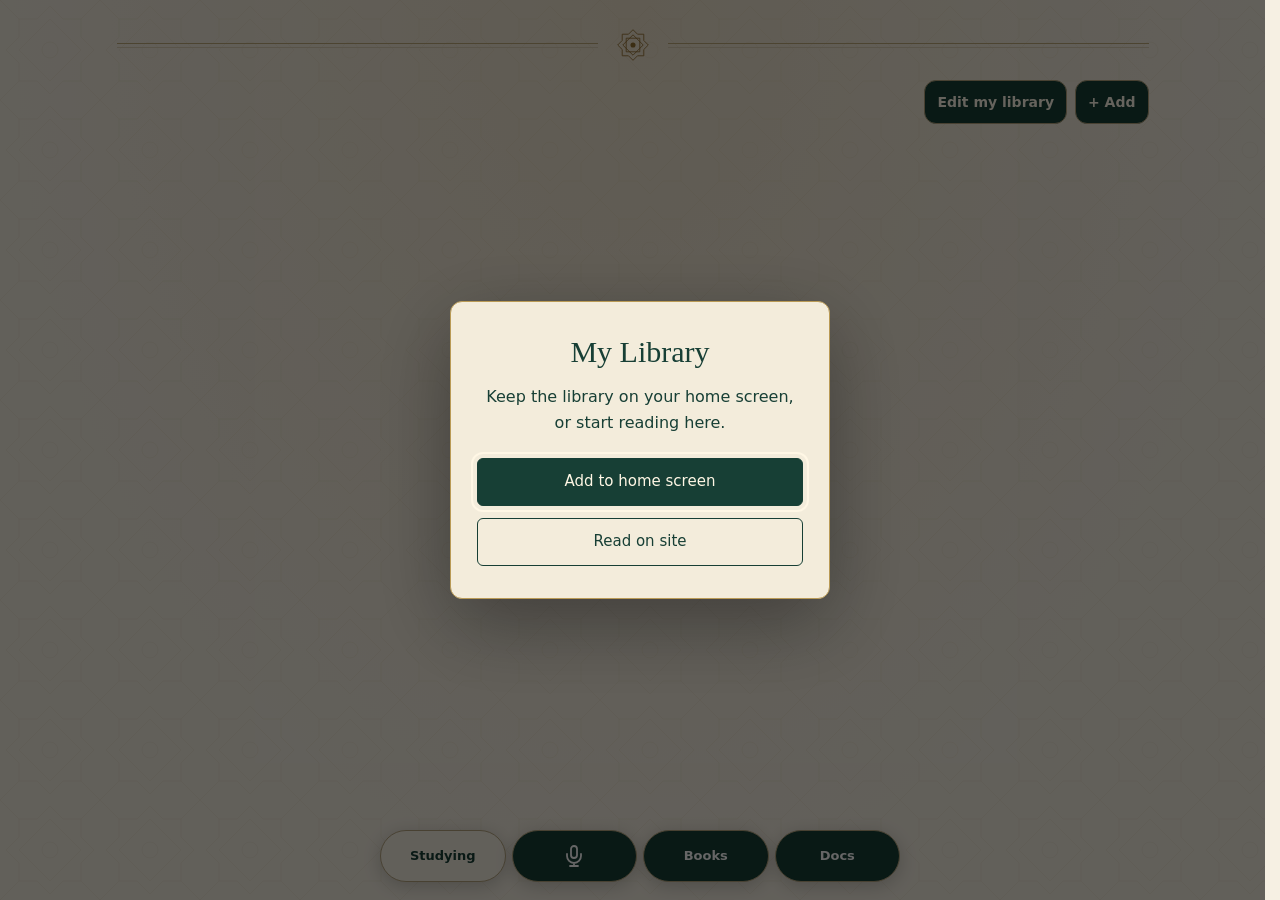
<file: index.html>
<!doctype html>
<html lang="en">
<head>
<meta charset="utf-8">
<meta http-equiv="Content-Security-Policy" content="default-src 'self'; script-src 'self'; style-src 'self' 'unsafe-inline' https://fonts.googleapis.com; font-src 'self' data: blob: https://fonts.gstatic.com; img-src 'self' data: blob:; connect-src 'self' https://cdn.jsdelivr.net; worker-src 'self' blob:; media-src 'self' blob:; object-src 'none'; base-uri 'none'; form-action 'none'; upgrade-insecure-requests">
<meta name="referrer" content="strict-origin-when-cross-origin">
<meta name="theme-color" content="#173f35">
<meta name="description" content="My Library — books and documents to read and share.">
<link rel="manifest" href="manifest.webmanifest">
<link rel="icon" href="icons/icon-192.png" type="image/png">
<link rel="apple-touch-icon" href="icons/apple-touch-icon.png">
<meta name="apple-mobile-web-app-capable" content="yes">
<meta name="apple-mobile-web-app-title" content="Library">
<meta name="viewport" content="width=device-width, initial-scale=1, viewport-fit=cover">
<title>My Library</title>

<script src="catalog.js?v=45" defer></script>

<style>
/* Manuscript palette: parchment, green ink, antique gold. */
:root {
  --bg: #F6F0E3;
  --surface: #FCF8EE;
  --ink: #203D34;
  --muted: #746B58;
  --line: #DDD0B4;
  --line-strong: #BEAA7B;
  --book: #947030;
  --doc: #396B66;
  --fav: #245946;
  --lift: 0 1px 2px rgb(24 24 20 / .05), 0 10px 24px -14px rgb(24 24 20 / .28);

  --serif: "Newsreader", "Noto Naskh Arabic", Georgia, "Times New Roman", serif;
  --sans: "Instrument Sans", "IBM Plex Sans Arabic", system-ui, -apple-system, "Segoe UI", Roboto, Helvetica, Arial, sans-serif;
  --ease: cubic-bezier(.2, .7, .2, 1);
  color-scheme: light;
}
@media (prefers-color-scheme: dark) {
  :root:not([data-theme="light"]) {
    --bg: #2C241E;
    --surface: #392E24;
    --ink: #F0E6CE;
    --muted: #BEB49D;
    --line: #514332;
    --line-strong: #807052;
    --book: #D6B778;
    --doc: #9EC3B8;
    --fav: #A7C49B;
    --lift: 0 1px 2px rgb(0 0 0 / .4), 0 12px 28px -14px rgb(0 0 0 / .8);
    color-scheme: dark;
  }
}
:root[data-theme="dark"] {
  --bg: #2C241E;
  --surface: #392E24;
  --ink: #F0E6CE;
  --muted: #BEB49D;
  --line: #514332;
  --line-strong: #807052;
  --book: #D6B778;
  --doc: #9EC3B8;
  --fav: #A7C49B;
  --lift: 0 1px 2px rgb(0 0 0 / .4), 0 12px 28px -14px rgb(0 0 0 / .8);
  color-scheme: dark;
}

*, *::before, *::after { box-sizing: border-box; }
html { -webkit-text-size-adjust: 100%; }
[hidden] { display: none !important; }
body {
  margin: 0;
  background: var(--bg);
  color: var(--ink);
  font: 400 15px/1.55 var(--sans);
  -webkit-font-smoothing: antialiased;
}
:focus-visible { outline: 2px solid var(--ink); outline-offset: 3px; border-radius: 4px; }
.sr-only {
  position: absolute; width: 1px; height: 1px; padding: 0; margin: -1px;
  overflow: hidden; clip: rect(0 0 0 0); white-space: nowrap; border: 0;
}

.wrap {
  max-width: 1080px;
  margin: 0 auto;
  padding-inline: 24px;
  padding-block: 56px 112px;
}

/* Language circles */
.langs { display: flex; gap: 16px; margin-bottom: 32px; }
.langs button {
  width: 76px; height: 76px;
  border-radius: 50%;
  border: 1px solid var(--line-strong);
  background: var(--surface);
  color: var(--ink);
  font: 500 15px/1 var(--sans);
  cursor: pointer;
  transition: background-color 160ms var(--ease), color 160ms var(--ease), border-color 160ms var(--ease);
}
.langs button:hover { border-color: var(--ink); }
.langs button[aria-pressed="true"] { background: var(--ink); color: var(--bg); border-color: var(--ink); }
.langs button:focus-visible { border-radius: 50%; }

/* Kind tabs */
.tabs { display: flex; gap: 4px; border-bottom: 1px solid var(--line); margin-bottom: 24px; }
.tabs button {
  --tab: var(--ink);
  font: 500 15px/1 var(--sans);
  color: var(--muted);
  background: none;
  border: 0;
  padding: 12px 14px 12px;
  margin-bottom: -1px;
  border-bottom: 2px solid transparent;
  cursor: pointer;
}
.tabs button:hover { color: var(--ink); }
.tabs button[aria-pressed="true"] { color: var(--ink); border-bottom-color: var(--tab); }
.tabs button[data-kind="book"] { --tab: var(--book); }
.tabs button[data-kind="doc"]  { --tab: var(--doc); }

/* Grid */
.grid {
  list-style: none;
  margin: 0;
  padding: 0;
  display: grid;
  grid-template-columns: repeat(auto-fill, minmax(min(100%, 300px), 1fr));
  gap: 20px;
  transition: opacity 140ms var(--ease);
}
.grid.is-fading { opacity: 0; }

.item { display: flex; transition: opacity 180ms var(--ease); }

.card {
  flex: 1;
  display: flex;
  flex-direction: column;
  gap: 8px;
  padding: 0;
  background: transparent;
  border: 0;
  border-radius: 0;
  color: inherit;
  text-decoration: none;
}
.preview {
  display: grid;
  place-items: center;
  width: 110px;
  height: 150px;
  overflow: visible;
  margin: 0 auto 12px;
  background: transparent;
  border: 0;
  color: var(--muted);
  font: 500 12px/1 var(--sans);
}
.preview :is(canvas, img) {
  display: block;
  width: auto;
  height: auto;
  max-width: 100%;
  max-height: 100%;
  background: #fff;
  border-radius: 2px;
  box-shadow: 0 8px 20px -10px rgb(0 0 0 / .65);
}
.preview.is-error { height: 90px; }
a.card {
  transition: transform 160ms var(--ease), box-shadow 160ms var(--ease), border-color 160ms var(--ease);
}
@media (hover: hover) {
  a.card:hover { transform: translateY(-2px); }
}
a.card:focus-visible { outline-offset: 4px; border-radius: 3px; }

.title {
  margin: 0;
  font: 500 1.3rem/1.35 var(--serif);
  text-align: center;
  text-wrap: balance;
}
.by { margin: 0; color: var(--muted); text-align: center; }

.empty { margin: 8px 0 0; color: var(--muted); }

@media (max-width: 600px) {
  .wrap { padding-inline: 16px; padding-block: 32px 80px; }
  .langs button { width: 68px; height: 68px; }
  .grid { grid-template-columns: 1fr; gap: 14px; }
}

/* Reader */
.reader {
  position: fixed; inset: 0; z-index: 10;
  display: flex; flex-direction: column;
  background: var(--bg);
}
.reader-bar {
  display: flex; align-items: center; gap: 12px;
  padding: calc(10px + env(safe-area-inset-top, 0px)) 16px 10px;
  border-bottom: 1px solid var(--line);
  background: var(--surface);
}
.reader-bar h2 { flex: 1; margin: 0; font: 500 1.05rem/1.3 var(--serif); overflow: hidden; text-overflow: ellipsis; white-space: nowrap; }
.reader-bar .meta-r { color: var(--muted); font-size: 13px; font-variant-numeric: tabular-nums; }
.reader-close {
  font: 500 14px/1 var(--sans); color: var(--ink);
  background: none; border: 1px solid var(--line-strong); border-radius: 8px;
  padding: 9px 14px; cursor: pointer;
}
.reader-close:hover { border-color: var(--ink); }
.pages { flex: 1; overflow: auto; padding: 20px 16px 60px; display: flex; flex-direction: column; align-items: center; gap: 14px; }
.page { width: min(100%, 900px); background: #fff; box-shadow: 0 1px 3px rgb(0 0 0 / .15); position: relative; }
.page canvas { display: block; width: 100%; height: 100%; }
.reader-msg { color: var(--muted); margin: 40px auto; }
body.reading { overflow: hidden; }

@media (prefers-reduced-motion: reduce) {
  .grid, .item, a.card, .langs button { transition: none; }
  a.card:hover { transform: none; }
}

/* Islamic manuscript-inspired details; book covers stay unframed. */
body {
  background-image: radial-gradient(ellipse at 50% 0, rgb(179 142 69 / .09), transparent 65%);
}
.wrap { padding-block-start: 28px; }
.masthead { text-align: center; margin-bottom: 26px; }
.illumination { display: flex; align-items: center; gap: 18px; color: var(--book); margin-bottom: 12px; }
.illumination::before, .illumination::after {
  content: ""; flex: 1; height: 5px;
  border-top: 1px solid var(--line-strong); border-bottom: 1px solid var(--line);
}
.rosette { width: 34px; height: 34px; flex: 0 0 34px; }
.langs { justify-content: center; gap: 12px; margin-bottom: 22px; }
.langs button {
  width: 82px; height: 44px; border-radius: 24px 24px 5px 5px;
  background: transparent; border-color: var(--line-strong); font-size: 13px;
}
.langs button[aria-pressed="true"] { background: var(--ink); color: var(--bg); border-color: var(--ink); }
.langs button:focus-visible { border-radius: 24px 24px 5px 5px; }
.tabs { justify-content: center; gap: 24px; margin-bottom: 30px; border-bottom-color: var(--line-strong); }
.tabs button { font: 500 18px/1 var(--serif); padding: 12px 18px; }
.tabs button[aria-pressed="true"] { --tab: var(--book); }
.grid { row-gap: 34px; }
.title { line-height: 1.65; }
.by { font-size: 13px; }
.reader-bar { border-bottom-color: var(--line-strong); }
.reader-close { border-radius: 4px; }
@media (max-width: 600px) {
  .wrap { padding-block-start: 20px; }
  .masthead { margin-bottom: 20px; }
  .tabs { gap: 12px; }
  .grid { grid-template-columns: repeat(2, minmax(0, 1fr)); gap: 28px 18px; }
  .title { font-size: 1.15rem; overflow-wrap: anywhere; }
  .by { font-size: 12px; }
}

/* Every collection uses upright volumes and continuous walnut shelves. */
.grid[data-kind] {
  grid-template-columns: repeat(auto-fill, minmax(170px, 1fr));
  gap: 32px 0;
  padding: 6px 0 0;
}
.grid[data-kind] .item { position: relative; min-width: 0; }
.grid[data-kind] .item::after {
  content: ""; position: absolute; left: 0; right: 0; top: 180px; height: 19px;
  pointer-events: none;
  background:
    repeating-linear-gradient(2deg, transparent 0 3px, rgb(32 14 5 / .13) 4px, transparent 5px 8px),
    linear-gradient(to bottom, #b58a55 0, #93683e 4px, #654227 5px, #795031 8px, #4a2e1c 17px, #352216 100%);
  border-top: 1px solid #c99f67;
  box-shadow: 0 9px 9px -5px rgb(0 0 0 / .5), 0 23px 24px -15px rgb(0 0 0 / .35);
  z-index: 0;
}
.grid[data-kind] .card { min-width: 0; gap: 5px; padding: 0 16px; }
.grid[data-kind] .preview {
  width: 120px; height: 172px; margin: 8px auto 31px;
  display: flex; justify-content: center; align-items: flex-end;
  position: relative; z-index: 1; perspective: 700px;
}
.book-volume { display: inline-block; position: relative; line-height: 0; }
.grid[data-kind] .book-volume {
  transform: rotateY(-16deg); transform-origin: bottom center;
  transition: transform 200ms var(--ease);
  box-shadow: 5px 4px 6px rgb(0 0 0 / .32), 14px 5px 16px -8px rgb(0 0 0 / .55);
}
.grid[data-kind] .book-volume::before {
  content: ""; position: absolute; top: 0; bottom: 0; left: -7px; width: 8px;
  background: linear-gradient(90deg, #17291f, #44604b 42%, #1b3024 80%, #101e17);
  border-radius: 3px 0 0 2px; transform: skewY(-8deg); transform-origin: right;
  box-shadow: inset 0 12px 0 -10px #ae8f50, inset 0 -12px 0 -10px #ae8f50;
}
.grid[data-kind] .book-volume::after {
  content: ""; position: absolute; top: 2px; right: -5px; bottom: 1px; width: 5px;
  background: repeating-linear-gradient(90deg, #dbd0b8 0 1px, #f5eedf 1px 2px);
  transform: skewY(-12deg); transform-origin: left; border-right: 1px solid #a69a7e;
}
.grid[data-kind] .preview :is(canvas, img) {
  position: relative; z-index: 1; border-radius: 1px 2px 2px 1px;
  box-shadow: inset 3px 0 4px rgb(0 0 0 / .2);
}
.grid[data-kind] .title { font-size: 1.1rem; line-height: 1.6; }
.grid[data-kind] .by { font-size: 12px; }
@media (hover: hover) {
  .grid[data-kind] a.card:hover { transform: none; }
  .grid[data-kind] a.card:hover .book-volume { transform: translateY(-7px) rotateY(-5deg); }
}
.grid[data-kind] a.card:focus-visible .book-volume { transform: translateY(-7px) rotateY(-5deg); }
@media (max-width: 600px) {
  .grid[data-kind] { grid-template-columns: repeat(2, minmax(0, 1fr)); gap: 26px 0; }
  .grid[data-kind] .card { padding-inline: 10px; }
  .grid[data-kind] .preview { width: min(110px, 100%); }
}
@media (prefers-reduced-motion: reduce) {
  .grid[data-kind] .book-volume { transition: none; }
  .grid[data-kind] a.card:hover .book-volume,
  .grid[data-kind] a.card:focus-visible .book-volume { transform: rotateY(-16deg); }
}

/* Warm patterned walls and recessed walnut backing for the shelves. */
body {
  background-image:
    radial-gradient(ellipse at 50% 0, rgb(206 164 93 / .16), transparent 70%),
    url("data:image/svg+xml,%3Csvg%20xmlns%3D%22http%3A%2F%2Fwww.w3.org%2F2000%2Fsvg%22%20width%3D%22100%22%20height%3D%22100%22%20viewBox%3D%220%200%20100%20100%22%3E%3Cg%20fill%3D%22none%22%20stroke%3D%22%23B89A60%22%20stroke-opacity%3D%22.12%22%20stroke-width%3D%22.7%22%3E%3Cpath%20d%3D%22M50%206%2063%2019%2081%2019%2081%2037%2094%2050%2081%2063%2081%2081%2063%2081%2050%2094%2037%2081%2019%2081%2019%2063%206%2050%2019%2037%2019%2019%2037%2019Z%22%2F%3E%3Cpath%20d%3D%22m50%2019%2031%2031-31%2031-31-31Z%20M0%200%2019%2019%20M81%2019%20100%200%20M81%2081%20100%20100%20M19%2081%200%20100%22%2F%3E%3Ccircle%20cx%3D%2250%22%20cy%3D%2250%22%20r%3D%228%22%2F%3E%3C%2Fg%3E%3C%2Fsvg%3E");
  background-attachment: fixed;
}
.grid[data-kind], .empty, .collection-surface {
  --ink: #F4E7CD;
  --muted: #D4BFA0;
  color: var(--ink);
  padding-top: 22px;
  padding-bottom: 24px;
  border-radius: 5px 5px 2px 2px;
  background-color: #493020;
  background-image:
    linear-gradient(90deg, rgb(16 8 3 / .35), transparent 8% 92%, rgb(16 8 3 / .35)),
    repeating-linear-gradient(90deg, transparent 0 83px, rgb(13 7 3 / .19) 84px, rgb(203 153 89 / .07) 86px, transparent 88px 170px),
    repeating-linear-gradient(88deg, transparent 0 5px, rgb(218 170 108 / .035) 6px, transparent 8px 13px),
    repeating-linear-gradient(92deg, rgb(12 6 2 / .04) 0 1px, transparent 2px 11px),
    radial-gradient(ellipse at 50% 0, #785537, transparent 80%);
  box-shadow: inset 0 10px 18px -6px rgb(0 0 0 / .5), 0 12px 24px -16px rgb(0 0 0 / .55);
}
.grid[data-kind] .title { text-shadow: 0 1px 2px rgb(0 0 0 / .35); }
/* Empty shelves and reading room share the same visual treatment. */
.empty {
  margin: 0; padding: 76px 20px; text-align: center;
  border-bottom: 14px solid #795031;
  font: 400 18px/1.6 var(--serif);
}
.reader { background-image: inherit; background-attachment: fixed; }
.reader-bar { box-shadow: 0 4px 12px rgb(0 0 0 / .16); }

/* Traditional Islamic library: pointed niches and brass-inlaid walnut. */
.masthead { margin-bottom: 18px; }
.illumination { margin-bottom: 0; }
.langs { margin-bottom: 14px; }
.langs button { font-family: var(--serif); font-size: 16px; }
.langs button[aria-pressed="true"] {
  background: linear-gradient(135deg, #694731, #3c281c);
  color: #f4e7cb; border-color: #ac8c52;
  box-shadow: inset 0 0 0 3px rgb(185 151 90 / .12);
}
.tabs { margin-bottom: 20px; border-bottom: 3px double var(--line-strong); }
.grid[data-kind], .empty, .collection-surface {
  background-color: #352319;
  background-image:
    linear-gradient(90deg, rgb(12 6 2 / .4), transparent 9% 91%, rgb(12 6 2 / .4)),
    repeating-linear-gradient(89deg, transparent 0 5px, rgb(204 157 96 / .035) 6px, transparent 8px 14px),
    repeating-linear-gradient(92deg, rgb(12 6 2 / .07) 0 1px, transparent 2px 12px),
    radial-gradient(ellipse at 50% 0, #715236, transparent 85%);
  border-top: 3px double #9e804c;
  border-bottom: 3px double #9e804c;
  border-radius: 2px;
}
.grid[data-kind] .preview { margin-top: 46px; }
.grid[data-kind] .item::after {
  top: 218px; height: 20px; border-top-color: #b39459;
  background:
    url("data:image/svg+xml,%3Csvg%20xmlns%3D%22http%3A%2F%2Fwww.w3.org%2F2000%2Fsvg%22%20width%3D%2240%22%20height%3D%2220%22%3E%3Cg%20fill%3D%22none%22%20stroke%3D%22%23b59761%22%20stroke-opacity%3D%22.58%22%20stroke-width%3D%22.7%22%3E%3Cpath%20d%3D%22m0%2010%2010-5%2010%205-10%205Z%20m20%200%2010-5%2010%205-10%205Z%22%2F%3E%3Cpath%20d%3D%22M0%203h40M0%2017h40%22%2F%3E%3C%2Fg%3E%3C%2Fsvg%3E") left center / 40px 20px repeat-x,
    linear-gradient(to bottom, #a17d49, #6b492c 4px, #48301f 6px, #60422b 16px, #2c1b12);
}
.grid[data-kind] .title, .grid[data-kind] .by { position: relative; }
.reader-bar { border-bottom: 3px double var(--line-strong); }

/* Larger, front-facing covers with high-resolution first-page previews. */
.grid[data-kind] {
  --cover-height: 250px;
  --cover-width: 180px;
  grid-template-columns: repeat(auto-fill, minmax(240px, 1fr));
  row-gap: 38px;
}
.grid[data-kind] .preview {
  width: min(var(--cover-width), 100%);
  height: var(--cover-height);
}
.grid[data-kind] .item::after { top: calc(var(--cover-height) + 46px); }
.grid[data-kind] .book-volume { transform: rotateY(-5deg); }
.grid[data-kind] .title { font-size: 1.3rem; line-height: 1.65; color: #fff4df; }
.grid[data-kind] .by { font-size: 14px; color: #e0cfb2; }
@media (max-width: 600px) {
  .grid[data-kind] {
    --cover-height: 220px;
    --cover-width: 150px;
    grid-template-columns: repeat(2, minmax(0, 1fr));
    row-gap: 30px;
  }
  .grid[data-kind] .title { font-size: 1.2rem; }
}
@media (max-width: 360px) {
  .grid[data-kind] { grid-template-columns: 1fr; --cover-width: 180px; --cover-height: 250px; }
}
@media (prefers-reduced-motion: reduce) {
  .grid[data-kind] a.card:hover .book-volume,
  .grid[data-kind] a.card:focus-visible .book-volume { transform: rotateY(-5deg); }
}
.reader-close:disabled { opacity: .5; cursor: wait; }
@media(max-width:480px) { .reader-bar { gap: 7px; padding-inline: 10px; } .reader-close { padding: 9px; } .reader-bar .meta-r { display: none; } }
</style>
<style>
dialog button:focus-visible {outline:2px solid currentColor;outline-offset:4px}
.app-message {text-align:center;font-size:14px}
dialog {color:var(--ink);background:var(--bg,#f3ecdb);border:1px solid var(--line-strong);border-radius:12px;padding:24px;max-width:480px;width:calc(100% - 40px);max-height:85dvh;overflow:auto;box-sizing:border-box}
dialog::backdrop {background:rgb(0 0 0 / .6)}
dialog p {line-height:1.6} dialog h2 {margin-top:0}
dialog input {box-sizing:border-box;width:100%;margin:8px 0 20px;padding:10px;font:inherit;font-size:14px}
dialog button {padding:10px 20px;cursor:pointer}
</style>
<style>
#app-welcome {text-align:center;padding:32px 26px;max-width:380px;background:#f3ecdb;color:#173f35;border:1px solid #b99a55;box-shadow:0 24px 80px rgb(0 0 0 / .35)}
#app-welcome img {border-radius:18px;margin-bottom:12px}
#app-welcome h2 {font:500 30px/1.2 var(--serif);margin:0 0 14px}
#app-welcome p {font-size:16px;margin:0 0 22px}
#app-welcome button {display:block;width:100%;min-height:48px;font:inherit;border-radius:6px;border:1px solid #173f35;cursor:pointer}
#app-welcome button[hidden] {display:none}
#welcome-install {background:#173f35;color:#fff7e5;margin-bottom:12px}
#welcome-read {background:transparent;color:#173f35}
#welcome-steps {padding:14px;background:#e8dfc8;border-radius:6px;text-align:start}
</style>
<link rel="stylesheet" href="study.css?v=45">
</head>
<body>
<dialog id="app-welcome" aria-labelledby="welcome-title" aria-describedby="welcome-description">
  <h2 id="welcome-title">My Library</h2>
  <p id="welcome-description">Keep the library on your home screen, or start reading here.</p>
  <button type="button" id="welcome-install">Add to home screen</button>
  <button type="button" id="welcome-read">Read on site</button>
</dialog>
<dialog id="install-steps" aria-labelledby="install-title">
  <h2 id="install-title">Add to home screen</h2>
  <p id="install-instructions"></p>
  <button type="button" id="close-install-steps">Continue reading</button>
</dialog>

<main class="wrap" id="main">
  <header class="masthead">
    <div class="illumination" aria-hidden="true">
      <svg class="rosette" viewBox="0 0 40 40" fill="none" stroke="currentColor" stroke-width="1">
        <path d="M20 2 25.3 7.3 32.7 7.3 32.7 14.7 38 20 32.7 25.3 32.7 32.7 25.3 32.7 20 38 14.7 32.7 7.3 32.7 7.3 25.3 2 20 7.3 14.7 7.3 7.3 14.7 7.3Z"/>
        <path d="m20 8 12 12-12 12L8 20Z"/><path d="M12 12h16v16H12Z"/>
        <circle cx="20" cy="20" r="3" fill="currentColor" stroke="none"/>
      </svg>
    </div>
    <h1 class="sr-only">Library</h1>
  </header>

  <p id="app-message" class="app-message" role="status" hidden></p>
  <div id="device-tools">
    <button id="device-edit" type="button" aria-pressed="false">Edit my library</button>
    <button id="device-add" type="button">+ Add</button>
    <button id="device-trash" type="button" hidden>Deleted</button>
    <p id="device-help" hidden>Only on this device. Hold a cover, then drag it to a new place. Delete hides them here.</p>
    <p id="device-notice" role="status" hidden></p>
  </div>
  <ul class="grid" id="grid" aria-label="Library"></ul>
  <p class="empty" id="empty" hidden></p>
  <p class="sr-only" id="status" aria-live="polite"></p>
  <section id="voice-notes" class="collection-surface" aria-label="Voices" hidden>
    <ul id="voice-list" aria-label="Saved voices"></ul>
  </section>
</main>
  <div id="study-undo" role="status" hidden>Removed from study <button id="study-undo-button" type="button">Undo</button></div>
  <nav id="voice-dock" aria-label="Library sections">
    <p id="voice-status" role="status" aria-live="polite" hidden></p>
    <button id="study-button" type="button" data-kind="study" aria-pressed="true">Studying</button>
    <button id="voices-button" type="button" aria-label="Voices. Tap to listen; hold 1 second to record." aria-controls="voice-notes" aria-pressed="false"><svg class="mic-icon" viewBox="0 0 24 24" width="24" height="24" fill="none" stroke="currentColor" stroke-width="1.8" stroke-linecap="round" aria-hidden="true"><rect x="9" y="2" width="6" height="12" rx="3"/><path d="M5 10v2a7 7 0 0 0 14 0v-2M12 19v3M8 22h8"/></svg><span class="mic-time" aria-hidden="true"></span></button>
    <button id="books-button" type="button" data-kind="book" aria-pressed="false">Books</button>
    <button id="docs-button" type="button" data-kind="doc" aria-pressed="false">Docs</button>
  </nav>



<dialog id="device-add-dialog" aria-labelledby="device-add-title">
  <h2 id="device-add-title">Add to my library</h2>
  <label>Section <select id="device-kind"><option value="book">Books</option><option value="doc">Docs</option></select></label>
  <label class="device-picker">Choose PDFs <input id="device-files" type="file" accept="application/pdf,.pdf" multiple></label>
  <p>Saved only in this browser on this device. Keep your original files: clearing site data removes local additions.</p>
  <p id="device-import-status" role="status"></p>
  <button id="device-add-close" type="button">Done</button>
</dialog>
<dialog id="device-trash-dialog" aria-labelledby="device-trash-title">
  <h2 id="device-trash-title">Deleted on this device</h2>
  <ul id="device-trash-list"></ul>
  <button id="device-trash-close" type="button">Done</button>
</dialog>
<div class="reader" id="reader" role="dialog" aria-modal="true" aria-labelledby="reader-title" hidden>
  <div class="reader-bar">
    <h2 id="reader-title" dir="auto"></h2>
    <span class="meta-r" id="reader-count"></span>
    <button type="button" class="reader-close" id="reader-download" aria-label="Download PDF" title="Download PDF" disabled>↓</button>
    <button type="button" class="reader-close" id="reader-close">Close</button>
  </div>
  <div class="pages" id="pages" tabindex="0" aria-label="Document pages"></div>
  <div id="page-jump" hidden><output id="page-jump-label" for="page-slider">1 / 1</output><input id="page-slider" type="range" min="1" max="1" step="1" value="1" aria-label="Go to page" orient="vertical"></div>
</div>



<script src="local-library.js?v=45" defer></script>
<script src="library.js?v=45" defer></script>
<script src="voice.js?v=45" defer></script>
<script src="app.js?v=45" defer></script>
</body>
</html>
</file>
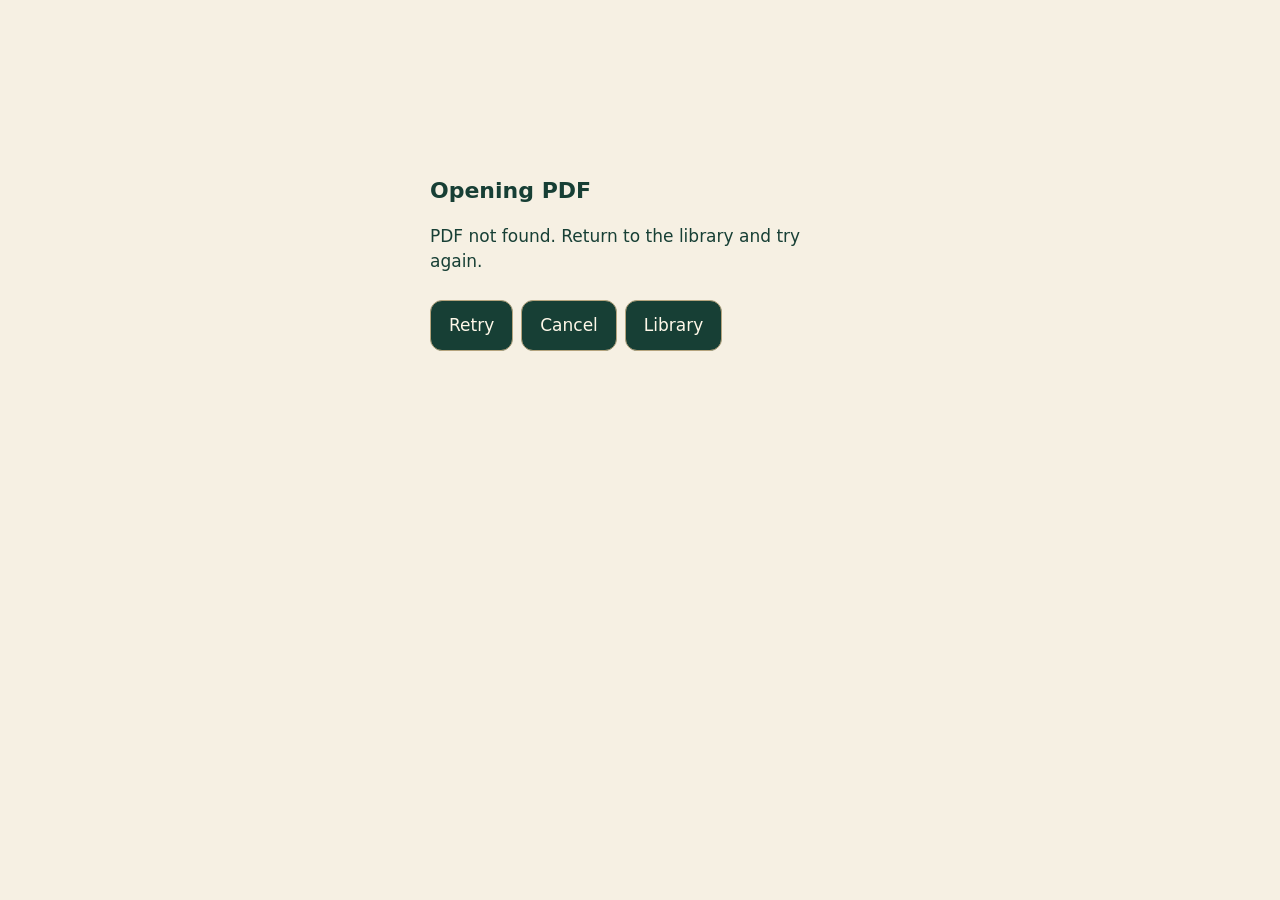
<file: native-open.html>
<!doctype html><html lang="en"><head><meta charset="utf-8"><meta name="viewport" content="width=device-width,initial-scale=1"><meta http-equiv="Content-Security-Policy" content="default-src 'self'; script-src 'self'; style-src 'self' 'unsafe-inline'; connect-src 'self'; object-src 'none'; base-uri 'none'"><title>Open PDF</title><style>body{margin:0;background:#f6f0e3;color:#173f35;font:17px/1.5 system-ui}main{max-width:420px;margin:15vh auto;padding:24px}h1{font-size:22px;overflow-wrap:anywhere}progress{width:100%;accent-color:#173f35}button,a{display:inline-block;padding:12px 18px;margin:8px 8px 0 0;color:#fff8e9;background:#173f35;border:1px solid #b5a47e;border-radius:12px;font:inherit;text-decoration:none}button:disabled{opacity:.5}</style><script src="local-library.js?v=45" defer></script><script src="native-files.js?v=45" defer></script><script src="native-open.js?v=45" defer></script></head><body><main><h1 id="title">Opening PDF</h1><p id="status" role="status">Preparing for your device’s PDF viewer…</p><progress id="progress" max="100"></progress><div><button id="retry" hidden>Retry</button><button id="cancel">Cancel</button><a href="./?v=45">Library</a></div></main></body></html>
</file>
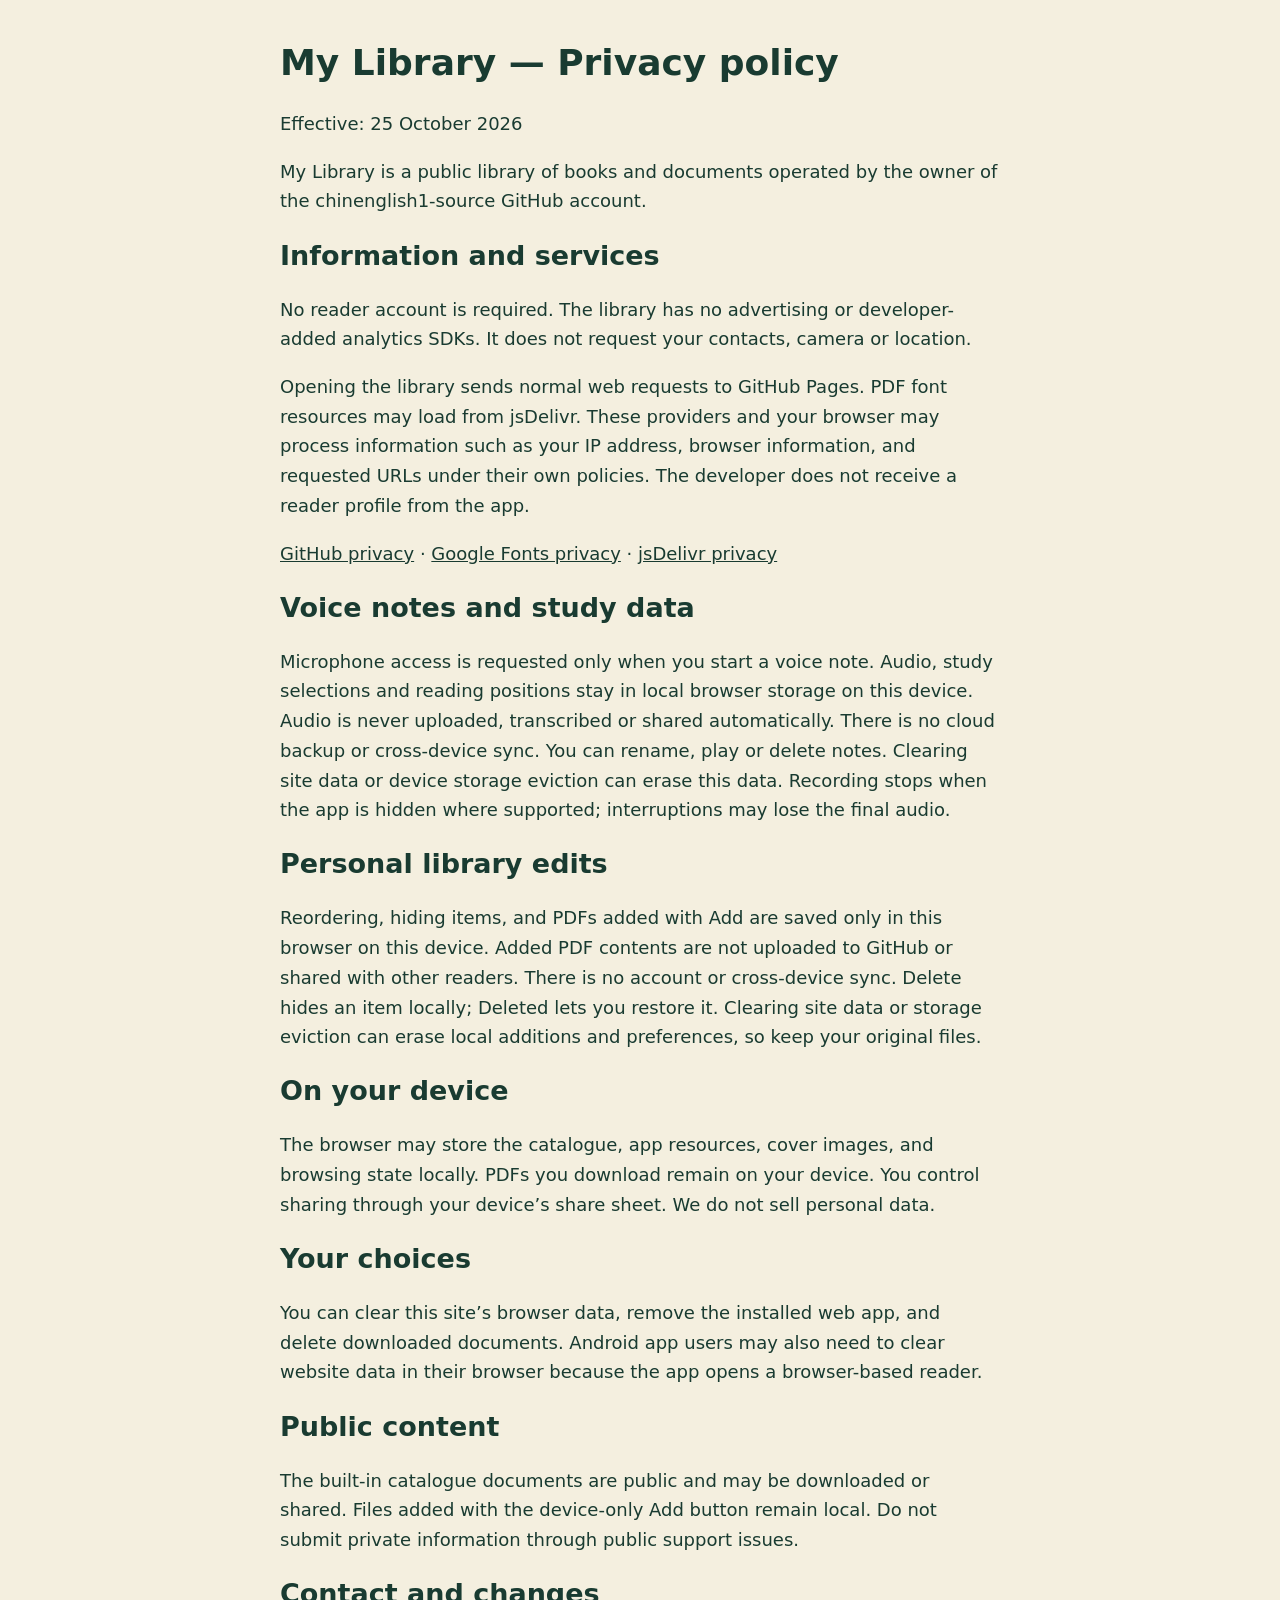
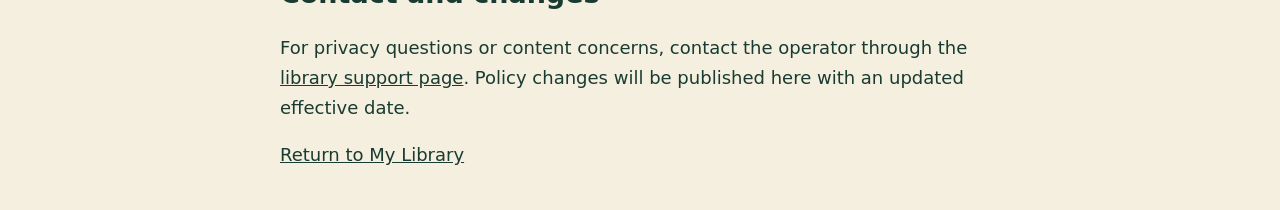
<file: privacy.html>
<!doctype html><html lang="en"><head><meta charset="utf-8"><meta name="viewport" content="width=device-width,initial-scale=1"><title>My Library — Privacy</title><meta name="referrer" content="strict-origin-when-cross-origin"><style>body{max-width:720px;margin:40px auto;padding:0 22px;font:18px/1.65 system-ui;color:#193b31;background:#f4efdf}a{color:inherit}h1,h2{line-height:1.25}</style></head><body><h1>My Library — Privacy policy</h1><p>Effective: 25 October 2026</p><p>My Library is a public library of books and documents operated by the owner of the chinenglish1-source GitHub account.</p><h2>Information and services</h2><p>No reader account is required. The library has no advertising or developer-added analytics SDKs. It does not request your contacts, camera or location.</p><p>Opening the library sends normal web requests to GitHub Pages. PDF font resources may load from jsDelivr. These providers and your browser may process information such as your IP address, browser information, and requested URLs under their own policies. The developer does not receive a reader profile from the app.</p><p><a href="https://docs.github.com/en/site-policy/privacy-policies/github-general-privacy-statement">GitHub privacy</a> · <a href="https://developers.google.com/fonts/faq/privacy">Google Fonts privacy</a> · <a href="https://www.jsdelivr.com/terms/privacy-policy">jsDelivr privacy</a></p><h2>Voice notes and study data</h2><p>Microphone access is requested only when you start a voice note. Audio, study selections and reading positions stay in local browser storage on this device. Audio is never uploaded, transcribed or shared automatically. There is no cloud backup or cross-device sync. You can rename, play or delete notes. Clearing site data or device storage eviction can erase this data. Recording stops when the app is hidden where supported; interruptions may lose the final audio.</p><h2>Personal library edits</h2><p>Reordering, hiding items, and PDFs added with Add are saved only in this browser on this device. Added PDF contents are not uploaded to GitHub or shared with other readers. There is no account or cross-device sync. Delete hides an item locally; Deleted lets you restore it. Clearing site data or storage eviction can erase local additions and preferences, so keep your original files.</p><h2>On your device</h2><p>The browser may store the catalogue, app resources, cover images, and browsing state locally. PDFs you download remain on your device. You control sharing through your device’s share sheet. We do not sell personal data.</p><h2>Your choices</h2><p>You can clear this site’s browser data, remove the installed web app, and delete downloaded documents. Android app users may also need to clear website data in their browser because the app opens a browser-based reader.</p><h2>Public content</h2><p>The built-in catalogue documents are public and may be downloaded or shared. Files added with the device-only Add button remain local. Do not submit private information through public support issues.</p><h2>Contact and changes</h2><p>For privacy questions or content concerns, contact the operator through the <a href="https://github.com/chinenglish1-source/personal-library/issues">library support page</a>. Policy changes will be published here with an updated effective date.</p><p><a href="./">Return to My Library</a></p></body></html>
</file>
<file: study.css>
[hidden]{display:none!important}
.tabs{flex-wrap:wrap;gap:4px}.tabs button{min-height:44px;padding:10px 14px}
.study-toggle{display:block;margin:10px auto 20px;padding:7px 10px;border:1px solid #a69367;border-radius:18px;background:#f6f0e3;color:#173f35;font:500 13px system-ui;cursor:pointer;min-height:44px;max-width:100%}
.study-toggle[aria-pressed=true]{background:#173f35;color:#fff}
#voice-notes{max-width:680px;margin:28px auto;padding:22px;background:#f6f0e3;color:#173f35;border:1px solid #b5a47e;border-radius:16px;font:16px/1.5 system-ui}
#voice-notes h2{margin:0 0 4px;font:600 22px system-ui}.voice-help{font-size:14px;display:block;margin:6px 0 14px}
#voice-notes button,#study-navigation button{min-height:44px;padding:10px 16px;border:1px solid #85764d;border-radius:10px;background:#fffaf0;color:#173f35;font:500 14px system-ui;cursor:pointer}
#voice-record{background:#173f35!important;color:white!important}#voice-hold{touch-action:none;user-select:none;-webkit-user-select:none;margin:8px 0}#voice-hold.holding{background:#e9c986}
#voice-status[data-recording=true]{color:#a51f21;font-weight:bold}#voice-timer{font-variant-numeric:tabular-nums;font-size:24px}.voice-actions{display:flex;gap:8px;flex-wrap:wrap;margin:10px 0}
#voice-list{list-style:none;margin:20px 0 0;padding:0}#voice-list li{padding:16px 0;border-top:1px solid #c9bd9b}#voice-list h3{font:600 16px system-ui;margin:0 0 5px;overflow-wrap:anywhere}#voice-list time{font-size:13px}#voice-list audio{display:block;width:100%;margin:12px 0}#voice-list button{margin:4px 6px 4px 0}#voice-notes details{font-size:13px;margin-top:20px}#study-navigation{display:flex;align-items:center;justify-content:center;gap:12px;padding:8px;background:#eee6d2;color:#173f35;font:14px system-ui}button:disabled{opacity:.5;cursor:default}
#pages{overscroll-behavior:contain}.reader-bar{flex-wrap:wrap}.reader-bar h2{min-width:0;overflow-wrap:anywhere}
@media(max-width:400px){#voice-notes{padding:16px}.tabs button{padding:10px}#study-navigation{gap:8px}}

.grid[data-kind] .item{flex-direction:column}.grid[data-kind] .card{width:100%;flex:1}.study-toggle{position:relative;z-index:1}
/* One voice control, kept separate from reading gestures. */
.wrap{padding-bottom:110px}
#voice-dock{position:fixed;bottom:calc(18px + env(safe-area-inset-bottom));left:50%;transform:translateX(-50%);z-index:50;width:max-content;max-width:calc(100% - 28px);text-align:center}
#voices-button{min-width:112px;min-height:52px;padding:12px 23px;border:1px solid #b5a47e;border-radius:30px;background:#173f35;color:#fff;font:600 16px system-ui;box-shadow:0 4px 18px #0003;touch-action:none;user-select:none;-webkit-user-select:none;-webkit-touch-callout:none;cursor:pointer}
#voices-button.holding{background:#566442}#voices-button[data-recording=true]{background:#a12727;box-shadow:0 0 0 5px #a127272b}
#voice-status{background:#fffaf0;color:#173f35;border-radius:10px;padding:8px 12px;font:14px/1.4 system-ui;margin:0 0 9px;max-width:320px;box-shadow:0 2px 10px #0002}
body.reading #voice-dock{display:none}
#voice-notes{position:fixed;width:min(560px,calc(100% - 24px));max-height:75dvh;overflow:auto;box-sizing:border-box;margin:auto;padding:20px;border-radius:18px}
#voice-notes::backdrop{background:#0006}.voices-header{display:flex;justify-content:space-between;align-items:center;gap:12px}.voices-header h2{margin:0!important}
#voice-list li{list-style:none}#voice-list details{display:inline-block;margin:0 0 0 12px}#voice-list details[open]{display:block;margin:8px 0}#voice-list summary{cursor:pointer}
/* Voices is a history-backed chat screen, rather than a modal. */
body.voices-open{overflow:hidden}
#voice-notes{inset:0;width:100%;height:100%;height:100dvh;max-width:none;max-height:none;margin:0;padding:0;border:0;border-radius:0;z-index:40;display:flex;flex-direction:column;background:#eee8d9}
#voice-notes .voices-header{flex-shrink:0;justify-content:flex-start;padding:calc(12px + env(safe-area-inset-top)) 18px 12px;background:#f6f0e3;border-bottom:1px solid #c9bd9b}
#voices-back{font-size:32px!important;line-height:1;padding:0!important;width:44px;border:0!important;background:none!important}
#voice-notes #voice-list{flex:1;min-height:0;overflow:auto;margin:0;padding:22px 18px calc(100px + env(safe-area-inset-bottom));display:flex;flex-direction:column;align-items:flex-end;gap:14px;overscroll-behavior-y:contain}
#voice-list li{flex-shrink:0;max-width:min(460px,90%);min-width:160px;box-sizing:border-box;background:#fffaf0;border:1px solid #d3c7a8;padding:14px 16px;border-radius:16px 16px 4px 16px;box-shadow:0 2px 5px #00000008}
#voice-list h3{font-size:15px}#voice-list time{display:block;color:#65705a;margin-bottom:8px;font-size:12px}
#voice-notes .voices-header h2{font-size:20px}#voice-list audio{max-width:100%}
/* Daily sections sit together: study first, voices second. */
#voice-dock{width:min(380px,calc(100% - 28px));display:grid;grid-template-columns:minmax(0,1fr) minmax(0,1fr);gap:10px;direction:ltr}
#voice-status{grid-column:1/-1;justify-self:center;margin-bottom:0}
#study-button,#voices-button{min-width:0;width:100%;min-height:52px;box-sizing:border-box;padding:12px 14px;font:600 15px/1.3 system-ui;border:1px solid #b5a47e;border-radius:30px;background:#173f35;color:#fff;box-shadow:0 4px 18px #0003;cursor:pointer}
#study-button[aria-pressed=true]{background:#f6f0e3;color:#173f35}

/* Study uses the same cover sizes and shelves as Books and Docs. */
.study-progress{display:none}
.grid[data-kind=study] .item{touch-action:pan-y pinch-zoom;transition:transform 180ms ease}
.grid[data-kind=study] .item.swiping{transition:none;will-change:transform}
.grid[data-kind=study] .study-progress{display:block;text-align:center;color:#e0cfb2;font:12px/1.4 system-ui;margin:-12px 8px 14px}
#study-undo{position:fixed;bottom:calc(88px + env(safe-area-inset-bottom));left:50%;transform:translateX(-50%);z-index:55;max-width:calc(100% - 24px);padding:10px 14px;border-radius:16px;background:#25282d;color:#fff;font:14px system-ui;box-shadow:0 3px 15px #0004;white-space:nowrap}
#study-undo button{margin-left:14px;min-height:44px;border:0;background:none;color:#a7d5ff;font:600 14px system-ui;cursor:pointer}
body.reading #study-undo,body.voices-open #study-undo{display:none}
@media(prefers-reduced-motion:reduce){.grid[data-kind=study] .item{transition:none}}

/* All four sections share one bottom navigation. */
#voice-dock{width:min(520px,calc(100% - 20px));max-width:none;grid-template-columns:repeat(4,minmax(0,1fr));gap:6px}
#voice-dock>button{min-width:0;width:100%;min-height:52px;box-sizing:border-box;padding:12px 4px;font:600 13px/1.3 system-ui;border:1px solid #b5a47e;border-radius:30px;background:#173f35;color:#fff;box-shadow:0 4px 18px #0003;cursor:pointer}
#voice-dock>button[aria-pressed=true]{background:#f6f0e3;color:#173f35}
#voice-dock>#voices-button.holding{background:#566442;color:#fff}
#voice-dock>#voices-button[data-recording=true]{background:#a12727;color:#fff;box-shadow:0 0 0 5px #a127272b}

/* Keep the voice chat in the same reading room. */
#voice-notes{background:inherit;color:var(--ink)}
#voice-notes .voices-header{background:var(--bg);border-bottom:1px solid var(--line-strong)}
#voice-notes .voices-header h2,#voice-notes #voices-back{color:var(--ink)}

/* Voices is a regular collection in the shared page, with no overlay or focus jump. */
body.voices-open{overflow: auto}
body.voices-open #grid,body.voices-open #empty{display:none!important}
#voice-notes{position:static;inset:auto;width:100%;height:auto;min-height:320px;max-height:none;max-width:none;margin:0;padding:22px 18px;box-sizing:border-box;display:block;overflow:visible;z-index:auto;border:3px double #9e804c;border-left:0;border-right:0;border-radius:2px;background-color:#352319;background-image:linear-gradient(90deg, rgb(12 6 2 / .4), transparent 9% 91%, rgb(12 6 2 / .4)),repeating-linear-gradient(89deg, transparent 0 5px, rgb(204 157 96 / .035) 6px, transparent 8px 14px),repeating-linear-gradient(92deg, rgb(12 6 2 / .07) 0 1px, transparent 2px 12px),radial-gradient(ellipse at 50% 0, #715236, transparent 85%);box-shadow:inset 0 10px 18px -6px #0008,0 12px 24px -16px #0008}
#voice-notes #voice-list{overflow:visible;min-height:0;margin:0;padding:0;gap:14px}
#voice-list li{color:#173f35}
#voice-list li:only-child:not(:has(time)){align-self:center;background:none;border:0;box-shadow:none;color:#f4e7cd;text-align:center;padding:60px 12px}
#voice-dock>button:focus:not(:focus-visible){outline:none}

html{scrollbar-gutter:stable}

/* The same hold-to-record control stays available inside the reader. */
body.reading #voice-dock{display:grid;width:min(240px,calc(100% - 28px));grid-template-columns:1fr}
body.reading #voice-dock>[data-kind]{display:none}
body.reading #voices-button{font-size:15px}
body.reading #pages{padding-bottom:calc(100px + env(safe-area-inset-bottom))}

/* Compact voice notes and one microphone control. */
#voice-dock>#voices-button{display:flex;align-items:center;justify-content:center;gap:6px}
.mic-icon{flex:none;pointer-events:none}.mic-time{font-variant-numeric:tabular-nums;pointer-events:none}.mic-time:empty{display:none}
#voice-list li:has(time){display:grid;grid-template-columns:minmax(0,1fr) auto;column-gap:14px;align-items:center;min-width:0;width:min(320px,100%);max-width:100%;padding:12px 14px;border-radius:12px}
#voice-list li h3{grid-column:1;margin:0;font-size:14px}
#voice-list li time{grid-column:1;margin:3px 0 0;font-size:12px}
#voice-list li>button{grid-column:2;grid-row:1/3;margin:0;padding:8px 12px}
#voice-list li audio{grid-column:1/-1;margin:8px 0 0}
body.reading #voice-dock{width:max-content;min-width:64px;max-width:calc(100% - 28px)}
body.reading #voice-dock>#voices-button{padding:12px 18px}

/* Book covers already carry their titles; preserve accessible link names. */
.item[data-kind=book] .title,.item[data-kind=book] .by{position:absolute!important;width:1px;height:1px;padding:0;margin:-1px;overflow:hidden;clip-path:inset(50%);white-space:nowrap;border:0}
/* Compact Telegram-style voice playback. */
#voice-list li.voice-message{width:min(350px,100%);display:grid;grid-template-columns:44px minmax(0,1fr) auto;gap:4px 10px;background:#f6f0e3;color:#173f35;border:1px solid #b5a47e;border-radius:18px 18px 4px 18px;padding:12px}
#voice-list .voice-message .voice-play{grid-column:1;grid-row:1/3;border:0;border-radius:50%;width:44px;height:44px;margin:0;padding:0;background:#173f35;color:#fff;font-size:20px;min-height:44px}
.voice-track{grid-column:2/-1;grid-row:1;position:relative;min-width:0;height:30px;touch-action:pan-y}
.voice-wave{display:flex;align-items:center;justify-content:space-between;gap:2px;height:30px;--played:0%}
.voice-wave i{display:block;flex:1;max-width:4px;border-radius:2px;background:#b5a47e}
.voice-track input{position:absolute;inset:0;width:100%;height:100%;margin:0;opacity:0;cursor:pointer}
.voice-track:focus-within{outline:2px solid #173f35;outline-offset:3px;border-radius:3px}
.voice-duration{grid-column:2;grid-row:2;font:12px system-ui;font-variant-numeric:tabular-nums}
#voice-list li.voice-message time{grid-column:2;grid-row:3;margin:0;font:11px system-ui;color:#746b58;align-self:center}
#voice-list .voice-message .voice-delete{grid-column:3;grid-row:2/4;align-self:center;background:#173f35;border:1px solid #b5a47e;border-radius:12px;min-width:82px;min-height:48px;margin:0;padding:10px 14px;font:600 16px system-ui;color:#fff}
#voice-list .voice-message audio{display:none}
/* Direct downloads and a compact long-document scrubber. */
.grid[data-kind=study] .study-progress{margin:0 8px 14px}
#reader-download{min-width:44px;min-height:44px;padding:8px;font:600 20px/1 system-ui;white-space:nowrap}
#page-jump{position:absolute;right:calc(2px + env(safe-area-inset-right));top:50%;transform:translateY(-40%);height:min(42dvh,300px);width:36px;z-index:12;--page-progress:0}
#page-slider{writing-mode:vertical-lr;direction:ltr;appearance:none;-webkit-appearance:none;display:block;width:36px;height:100%;padding:0;margin:0;background:transparent;touch-action:none;cursor:ns-resize}
#page-slider::-webkit-slider-runnable-track{width:5px;height:100%;background:#b5a47e99;border-radius:5px}
#page-slider::-webkit-slider-thumb{appearance:none;-webkit-appearance:none;width:22px;height:32px;margin-left:-8.5px;border:2px solid #f8edd8;border-radius:12px;background:#173f35;box-shadow:0 2px 7px #0005}
#page-slider::-moz-range-track{width:5px;height:100%;background:#b5a47e99;border-radius:5px}
#page-slider::-moz-range-thumb{width:18px;height:28px;border:2px solid #f8edd8;border-radius:12px;background:#173f35}
#page-jump-label{position:absolute;right:36px;top:calc((100% - 28px)*var(--page-progress));white-space:nowrap;background:#173f35;color:#fff8e9;border:1px solid #b5a47e;border-radius:12px;padding:5px 8px;font:600 11px/16px system-ui;font-variant-numeric:tabular-nums;pointer-events:none;box-shadow:0 2px 7px #0003}
body.reading #pages{padding-right:38px}#page-slider:focus-visible{outline:2px solid #b5a47e;outline-offset:1px}
#page-jump-label{opacity:0;transition:opacity 120ms ease}#page-jump.active #page-jump-label,#page-jump:focus-within #page-jump-label,#page-jump:hover #page-jump-label{opacity:1}
@media(prefers-reduced-motion:reduce){#page-jump-label{transition:none}}
/* Personal shelf controls: all changes and imports stay in this browser. */
#device-tools{display:flex;flex-wrap:wrap;justify-content:flex-end;gap:8px;margin:0 0 16px;font:14px system-ui}
#device-tools[hidden],.device-item-controls[hidden]{display:none!important}
#device-tools button,.device-item-controls button,#device-add-dialog button,#device-trash-dialog button{min-height:44px;border:1px solid #b5a47e;border-radius:12px;padding:8px 12px;background:#173f35;color:#fff8e9;font:600 14px system-ui;cursor:pointer;touch-action:manipulation}
#device-help,#device-notice{flex-basis:100%;margin:0;color:var(--ink,#f6f0e3);text-align:start;line-height:1.5}
.device-item-controls{display:flex;justify-content:center;gap:6px;flex-wrap:wrap;margin:10px 4px 16px}
.device-item-controls button{min-width:44px}.device-item-controls button:disabled{opacity:.4;cursor:default}
#device-add-dialog,#device-trash-dialog{max-width:min(440px,calc(100vw - 32px));max-height:80dvh;overflow:auto;box-sizing:border-box;background:#f6f0e3;color:#173f35;border:1px solid #b5a47e;border-radius:20px;padding:20px;font:16px/1.5 system-ui}
#device-add-dialog h2,#device-trash-dialog h2{font-size:22px;margin-top:0}
#device-add-dialog label{display:block;margin:16px 0}#device-kind{padding:10px;background:#fff9ee;border:1px solid #b5a47e;color:#173f35;border-radius:8px;font:inherit}
#device-files{display:block;width:100%;max-width:100%;font:14px system-ui;margin-top:8px}#device-add-dialog p{font-size:13px}
#device-trash-list{padding:0;list-style:none}#device-trash-list li{display:flex;gap:12px;align-items:center;justify-content:space-between;border-bottom:1px solid #b5a47e;padding:12px 0}#device-trash-list span{overflow-wrap:anywhere}

/* Lift and move covers like phone icons. */
#grid .card{-webkit-touch-callout:none;-webkit-user-select:none;user-select:none}
#grid.device-editing .card{cursor:grab;outline:1px dashed #b5a47e88;outline-offset:3px}
#grid .shelf-placeholder{opacity:.25}
.shelf-ghost{position:fixed!important;left:0;top:0;margin:0!important;z-index:10000;pointer-events:none!important;box-sizing:border-box;opacity:.95;filter:drop-shadow(0 12px 16px #0009);will-change:transform}
.shelf-dragging,.shelf-dragging *{cursor:grabbing!important;-webkit-user-select:none;user-select:none}
</file>
